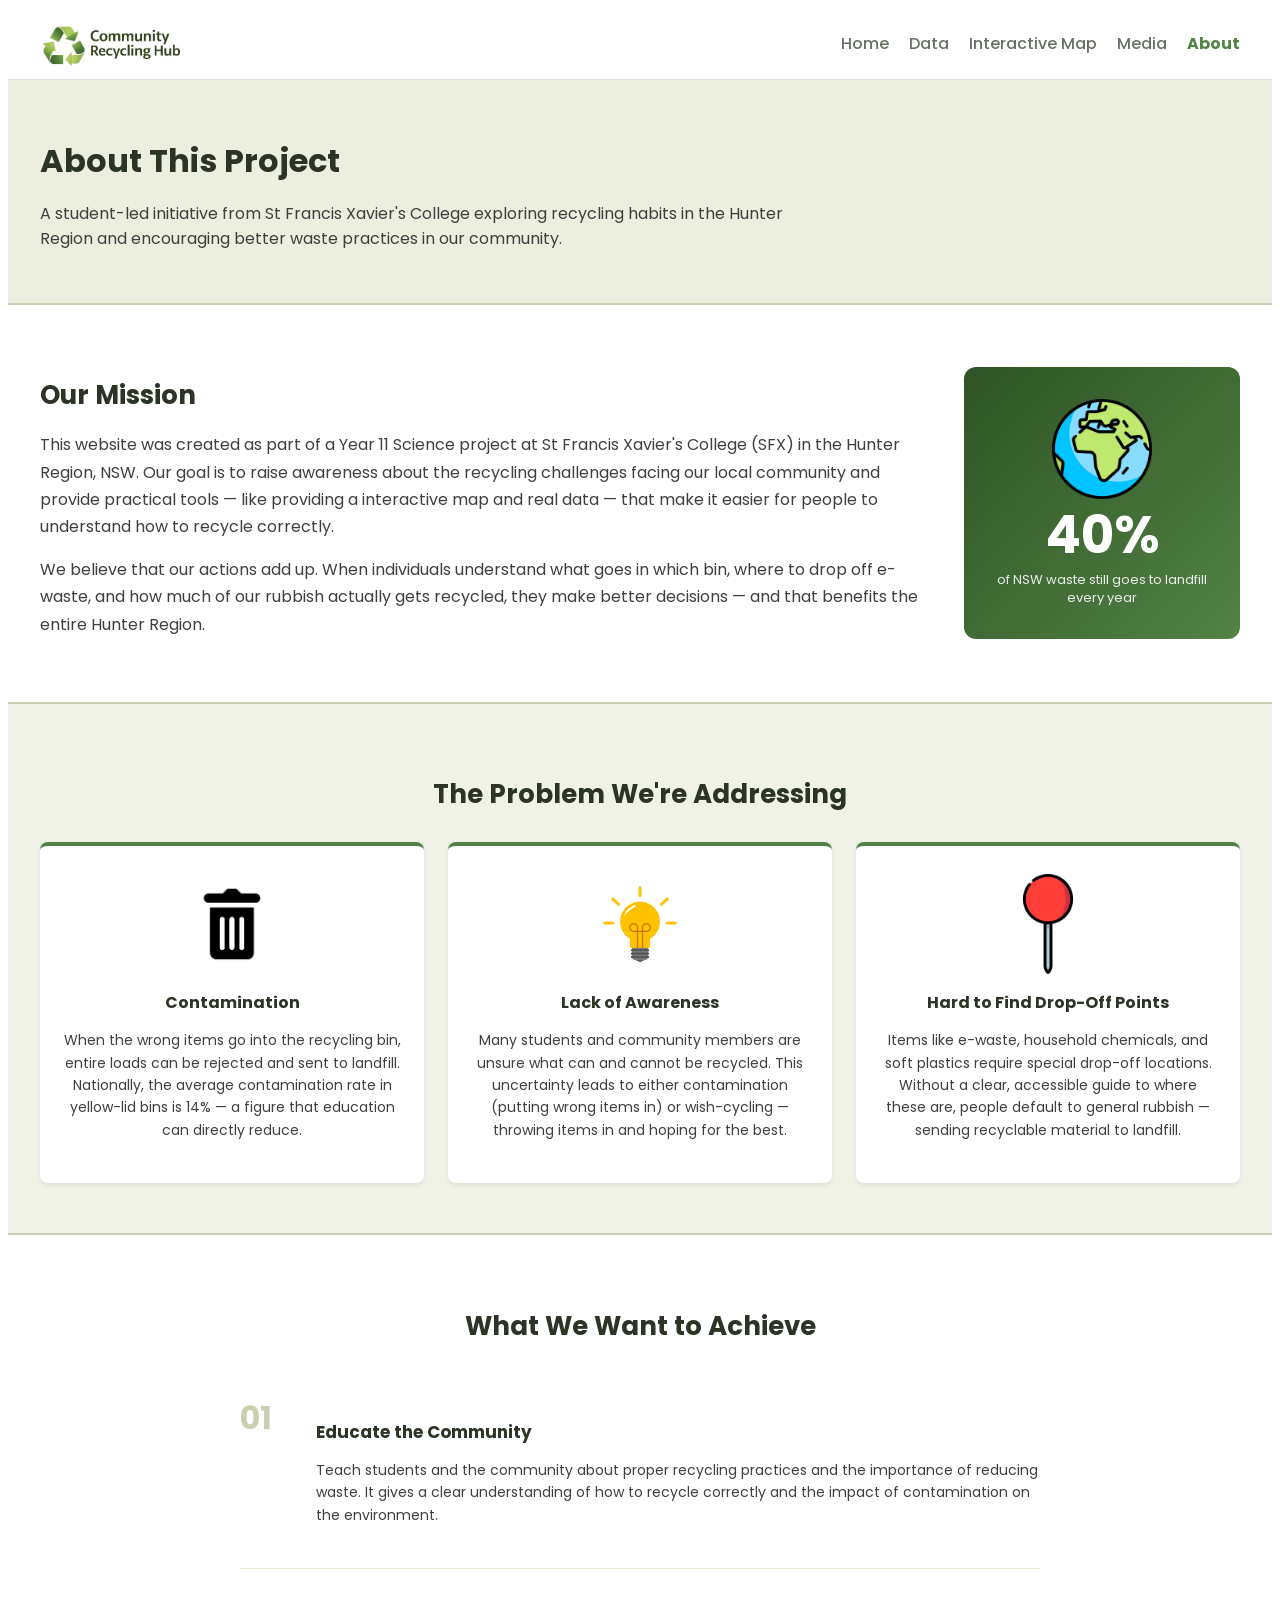
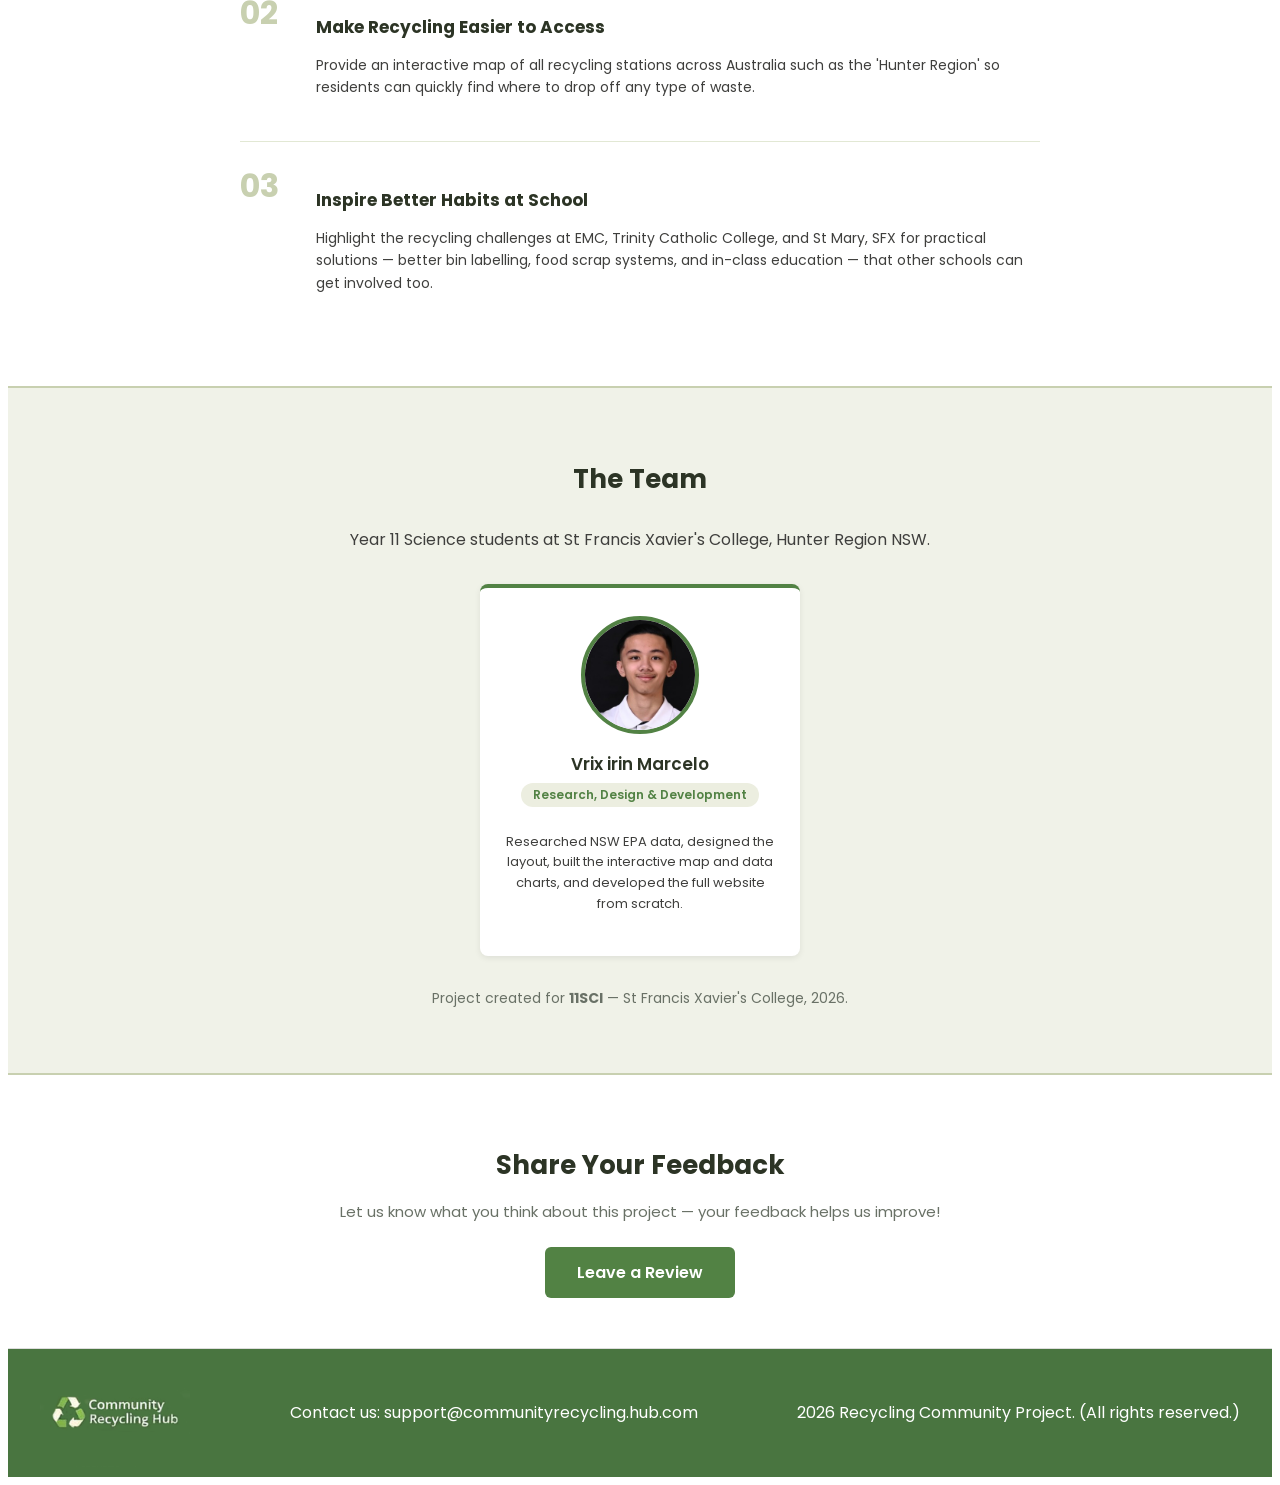
<file: about.html>
<html>
    <head>
        <title>About – Community Recycling | Hunter Region</title>
        <link rel="preconnect" href="https://fonts.googleapis.com">
        <link rel="preconnect" href="https://fonts.gstatic.com" crossorigin>
        <link href="https://fonts.googleapis.com/css2?family=Poppins:wght@400;500;600;700&display=swap" rel="stylesheet">
        <link rel="stylesheet" href="css/style.css">
    </head>
    <body>

        <header>
            <div class="container">
                <nav>
                    <div class="wrap-logo">
                        <img src="Images/logo.jpg" alt="logo" class="header-logo">
                    </div>
                    <div class="wrap-navigation">
                        <ul>
                            <li><a href="index.html">Home</a></li>
                            <li><a href="Data.html">Data</a></li>
                            <li><a href="map.html">Interactive Map</a></li>
                            <li><a href="media.html">Media</a></li>
                            <li><a href="about.html" class="nav-active">About</a></li>
                        </ul>
                    </div>
                </nav>
            </div>
        </header>

        <!-- Page Banner -->
        <div class="map-page-banner">
            <div class="container">
                <h1 class="main-text-color">About This Project</h1>
                <p class="main-p-color">
                    A student-led initiative from St Francis Xavier's College exploring recycling habits
                    in the Hunter Region and encouraging better waste practices in our community.
                </p>
            </div>
        </div>

        <!-- Mission Section -->
        <div class="about-section">
            <div class="container">
                <div class="about-mission-grid">
                    <div class="about-mission-text">
                        <h2 class="main-text-color">Our Mission</h2>
                        <p class="main-p-color">
                            This website was created as part of a Year 11 Science project at St Francis Xavier's College (SFX)
                            in the Hunter Region, NSW. Our goal is to raise awareness about the recycling challenges
                            facing our local community and provide practical tools — like providing a interactive map and
                            real data — that make it easier for people to understand how to recycle correctly.
                        </p>
                        <p class="main-p-color">
                            We believe that our actions add up. When individuals understand what goes
                            in which bin, where to drop off e-waste, and how much of our rubbish actually gets
                            recycled, they make better decisions — and that benefits the entire Hunter Region.
                        </p>
                    </div>
                    <div class="about-mission-stat">
                        <div class="mission-stat-card">
                            <div class="mission-icon"><img src="Images/Globe_Logo.png" alt="Globe Icon" class="mission-icon-img"></div>
                            <div class="mission-big">40%</div>
                            <div class="mission-label">of NSW waste still goes to landfill every year</div>
                        </div>
                    </div>
                </div>
            </div>
        </div>

        <!-- The Problem Section -->
        <div class="about-problem-section">
            <div class="container">
                <h2 class="main-text-color section-heading">The Problem We're Addressing</h2>
                <div class="about-problem-cards">

                    <div class="about-problem-card">
                        <div class="problem-icon"><img src="Images/Trash_Bin_Logo.png" alt="Trash Icon" class="problem-icon-img"></div>
                        <h3>Contamination</h3>
                        <p>When the wrong items go into the recycling bin, entire loads can be rejected and
                           sent to landfill. Nationally, the average contamination rate in yellow-lid bins
                           is 14% — a figure that education can directly reduce.</p>
                    </div>

                    <div class="about-problem-card">
                        <div class="problem-icon"><img src="Images/Light_Bulb.png" alt="Light Bulb Icon" class="problem-icon-img"></div>
                        <h3>Lack of Awareness</h3>
                        <p>Many students and community members are unsure what can and cannot be recycled.
                           This uncertainty leads to either contamination (putting wrong items in) or
                           wish-cycling — throwing items in and hoping for the best.</p>
                    </div>

                    <div class="about-problem-card">
                        <div class="problem-icon"><img src="Images/Map_Pin_Logo.png" alt="Map Pin Icon" class="problem-icon-img"></div>
                        <h3>Hard to Find Drop-Off Points</h3>
                        <p>Items like e-waste, household chemicals, and soft plastics require special
                           drop-off locations. Without a clear, accessible guide to where these are,
                           people default to general rubbish — sending recyclable material to landfill.</p>
                    </div>

                </div>
            </div>
        </div>

        <!-- Goals Section -->
        <div class="about-goals-section">
            <div class="container">
                <h2 class="main-text-color section-heading">What We Want to Achieve</h2>
                <div class="goals-list">
                    <div class="goal-item">
                        <div class="goal-number">01</div>
                        <div class="goal-text">
                            <h3>Educate the Community</h3>
                            <p>Teach students and the community about proper recycling practices and the importance of reducing waste. It gives
                                a clear understanding of how to recycle correctly and the impact of contamination on the environment. 
                            </p>
                            </p>
                        </div>
                    </div>
                    <div class="goal-item">
                        <div class="goal-number">02</div>
                        <div class="goal-text">
                            <h3>Make Recycling Easier to Access</h3>
                            <p>Provide an interactive map of all recycling stations across Australia such as the 'Hunter Region'
                               so residents can quickly find where to drop off any type of waste.</p>
                        </div>
                    </div>
                    <div class="goal-item">
                        <div class="goal-number">03</div>
                        <div class="goal-text">
                            <h3>Inspire Better Habits at School</h3>
                            <p>Highlight the recycling challenges at EMC, Trinity Catholic College, and St Mary, SFX for
                               practical solutions — better bin labelling, food scrap systems, and
                               in-class education — that other schools can get involved too.</p>
                        </div>
                    </div>
                </div>
            </div>
        </div>

        <!-- Team Section -->
        <div class="about-team-section">
            <div class="container">
                <h2 class="main-text-color section-heading">The Team</h2>
                <p class="main-p-color" style="text-align:center; margin-bottom: 32px;">
                    Year 11 Science students at St Francis Xavier's College, Hunter Region NSW.
                </p>
                <div class="team-cards team-cards-single">

                    <div class="team-card">
                        <div class="team-avatar">
                            <img src="Images/me.jpg" alt="Vrix irin Marcelo">
                        </div>
                        <h3>Vrix irin Marcelo</h3>
                        <span class="team-role">Research, Design &amp; Development</span>
                        <p>Researched NSW EPA data, designed the layout, built the interactive
                           map and data charts, and developed the full website from scratch.</p>
                    </div>

                </div>
                <p class="about-teacher-note">
                    Project created for <strong>11SCI</strong> — St Francis Xavier's College, 2026.
                </p>
            </div>
        </div>

        <!-- Feedback Section -->
        <div class="about-feedback-section">
            <div class="container">
                <h2 class="main-text-color">Share Your Feedback</h2>
                <p>Let us know what you think about this project — your feedback helps us improve!</p>
                <button class="feedback-open-btn" id="openFeedback">Leave a Review</button>
            </div>
        </div>

        <!-- Feedback Modal -->
        <div class="feedback-overlay" id="feedbackOverlay">
            <div class="feedback-modal" role="dialog" aria-modal="true" aria-labelledby="feedbackTitle">
                <button class="feedback-close" id="closeFeedback" aria-label="Close">&times;</button>

                <div id="feedbackForm">
                    <h3 id="feedbackTitle">Rate This Website</h3>
                    <p class="feedback-sub">How would you rate your experience?</p>

                    <!-- Star Rating -->
                    <div class="star-rating" id="starRating">
                        <input type="radio" name="rating" id="star5" value="5">
                        <label for="star5" title="5 stars">&#9733;</label>
                        <input type="radio" name="rating" id="star4" value="4">
                        <label for="star4" title="4 stars">&#9733;</label>
                        <input type="radio" name="rating" id="star3" value="3">
                        <label for="star3" title="3 stars">&#9733;</label>
                        <input type="radio" name="rating" id="star2" value="2">
                        <label for="star2" title="2 stars">&#9733;</label>
                        <input type="radio" name="rating" id="star1" value="1">
                        <label for="star1" title="1 star">&#9733;</label>
                    </div>
                    <p class="star-label-text" id="starLabelText">&nbsp;</p>

                    <button class="feedback-submit-btn" id="submitFeedback">Submit Feedback</button>
                </div>

                <!-- Success Message -->
                <div class="feedback-success" id="feedbackSuccess">
                    <div class="success-icon">&#10003;</div>
                    <h4>Thank You!</h4>
                    <p>Your feedback has been received. We really appreciate you taking the time to share your thoughts!</p>
                </div>
            </div>
        </div>

        <script>
            const overlay     = document.getElementById('feedbackOverlay');
            const openBtn     = document.getElementById('openFeedback');
            const closeBtn    = document.getElementById('closeFeedback');
            const submitBtn   = document.getElementById('submitFeedback');
            const formEl      = document.getElementById('feedbackForm');
            const successEl   = document.getElementById('feedbackSuccess');
            const starLabels  = document.getElementById('starLabelText');
            const starTexts   = ['', 'Poor', 'Fair', 'Good', 'Great', 'Excellent!'];

            openBtn.addEventListener('click', () => {
                overlay.classList.add('active');
                document.body.style.overflow = 'hidden';
            });

            function closeModal() {
                overlay.classList.remove('active');
                document.body.style.overflow = '';
            }

            closeBtn.addEventListener('click', closeModal);
            overlay.addEventListener('click', (e) => { if (e.target === overlay) closeModal(); });
            document.addEventListener('keydown', (e) => { if (e.key === 'Escape') closeModal(); });

            document.querySelectorAll('.star-rating input').forEach(input => {
                input.addEventListener('change', () => {
                    starLabels.textContent = starTexts[input.value] || '';
                });
            });

            submitBtn.addEventListener('click', () => {
                const selected = document.querySelector('.star-rating input:checked');
                if (!selected) {
                    starLabels.style.color = '#c0392b';
                    starLabels.textContent = 'Please select a star rating.';
                    return;
                }
                formEl.style.display = 'none';
                successEl.style.display = 'block';
                setTimeout(closeModal, 3000);
            });

            overlay.addEventListener('transitionend', () => {
                if (!overlay.classList.contains('active')) {
                    formEl.style.display = '';
                    successEl.style.display = 'none';
                    document.querySelectorAll('.star-rating input').forEach(i => i.checked = false);
                    document.getElementById('feedbackComment').value = '';
                    starLabels.textContent = ' ';
                    starLabels.style.color = '';
                }
            });
        </script>

        <footer>
            <div class="container footer-flex">
                <div>
                    <img src="Images/Green_Recycling_Logo.png" alt="logo" class="header-logo">
                </div>
                <p style="color: white;">Contact us: support@communityrecycling.hub.com</p>
                <p style="color: white;">2026 Recycling Community Project. (All rights reserved.)</p>
            </div>
        </footer>

    </body>
</html>
</file>
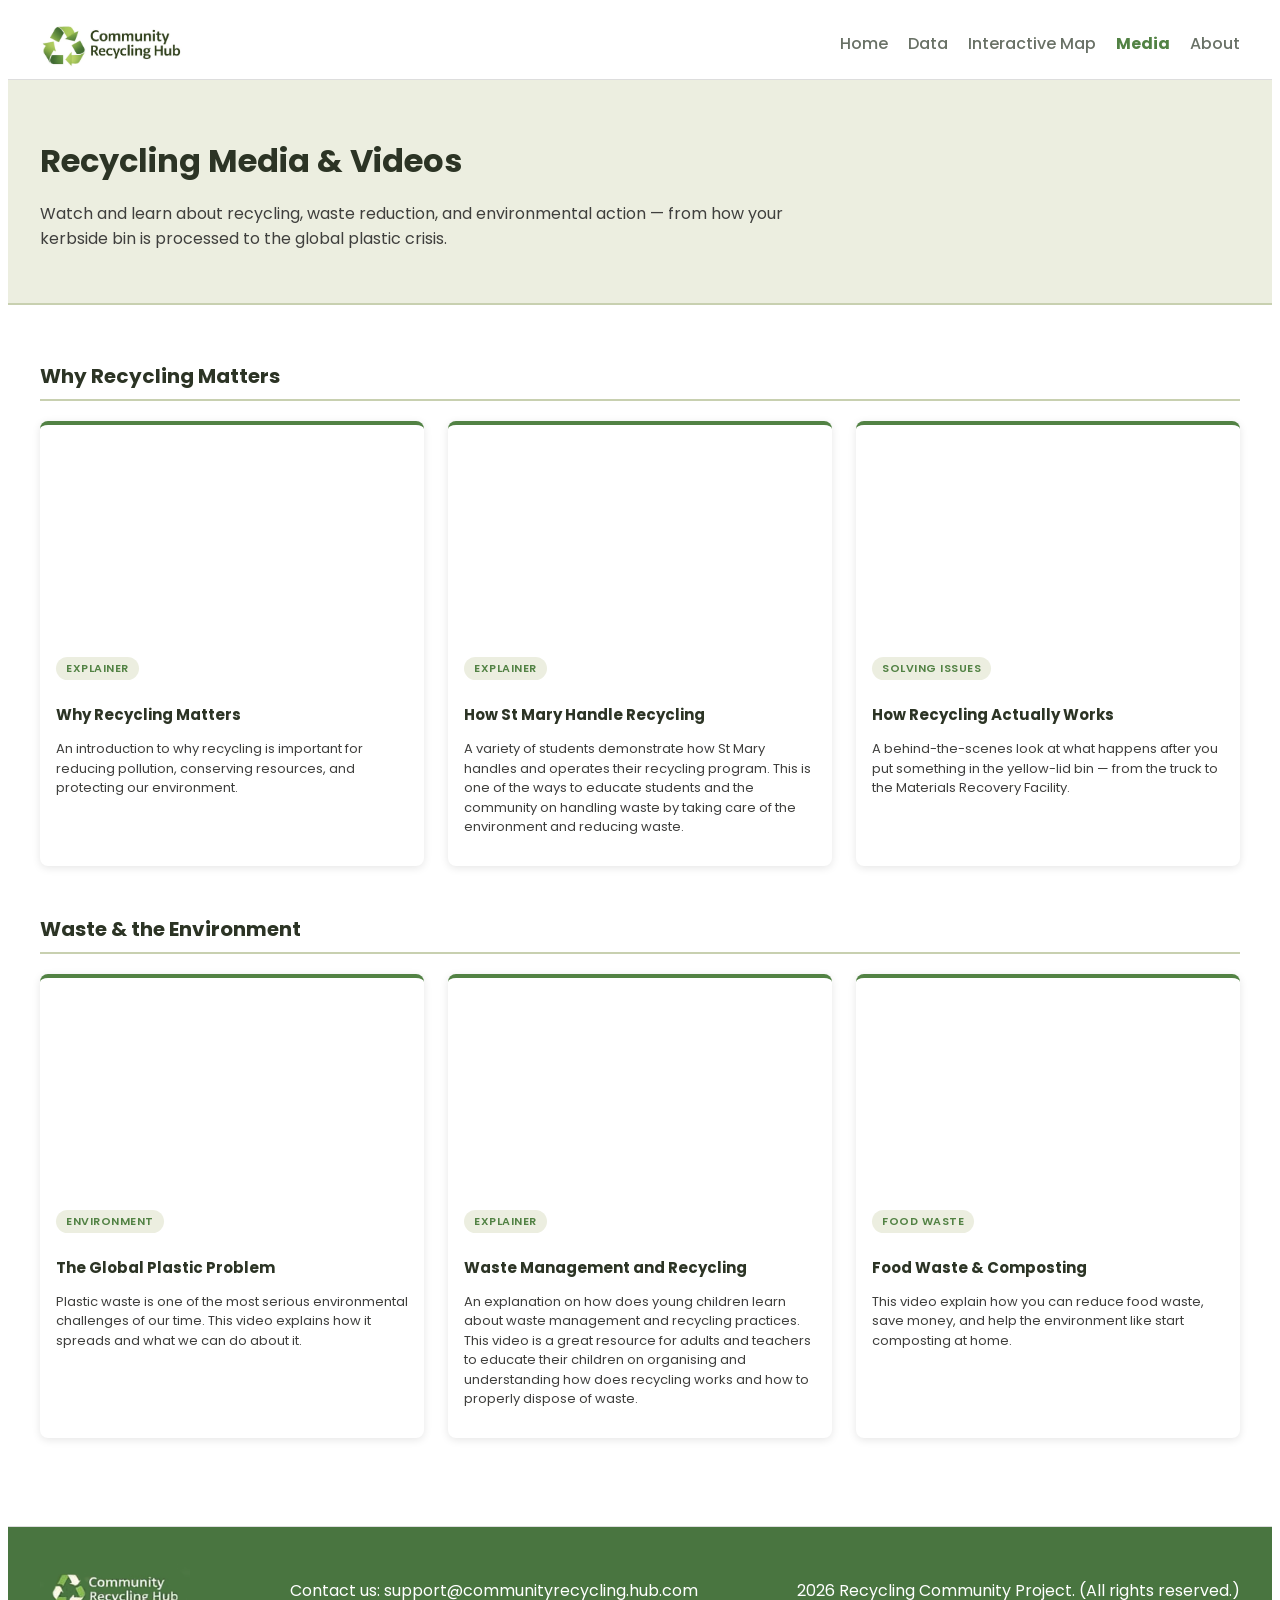
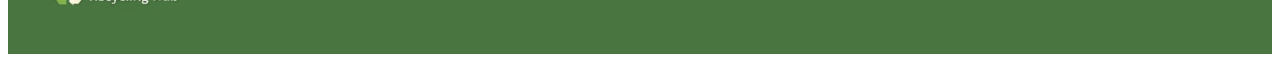
<file: media.html>
<html>
    <head>
        <title>Media – Recycling Videos | Hunter Region</title>
        <link rel="preconnect" href="https://fonts.googleapis.com">
        <link rel="preconnect" href="https://fonts.gstatic.com" crossorigin>
        <link href="https://fonts.googleapis.com/css2?family=Poppins:wght@400;500;600;700&display=swap" rel="stylesheet">
        <link rel="stylesheet" href="css/style.css">
    </head>
    <body>

        <header>
            <div class="container">
                <nav>
                    <div class="wrap-logo">
                        <img src="Images/logo.jpg" alt="logo" class="header-logo">
                    </div>
                    <div class="wrap-navigation">
                        <ul>
                            <li><a href="index.html">Home</a></li>
                            <li><a href="Data.html">Data</a></li>
                            <li><a href="map.html">Interactive Map</a></li>
                            <li><a href="media.html" class="nav-active">Media</a></li>
                            <li><a href="about.html">About</a></li>
                        </ul>
                    </div>
                </nav>
            </div>
        </header>

        <!-- Page Banner -->
        <div class="map-page-banner">
            <div class="container">
                <h1 class="main-text-color">Recycling Media &amp; Videos</h1>
                <p class="main-p-color">
                    Watch and learn about recycling, waste reduction, and environmental action —
                    from how your kerbside bin is processed to the global plastic crisis.
                </p>
            </div>
        </div>

        <!-- Video Grid -->
        <div class="media-section">
            <div class="container">

                <h2 class="main-text-color media-section-title">Why Recycling Matters</h2>
                <div class="video-grid">

                    <div class="video-card">
                        <div class="video-embed">
                            <iframe src="https://www.youtube.com/embed/xpAnLXc_bIU"
                                title="Why Recycling Matters"
                                frameborder="0"
                                allow="accelerometer; autoplay; clipboard-write; encrypted-media; gyroscope; picture-in-picture"
                                allowfullscreen></iframe>
                        </div>
                        <div class="video-info">
                            <span class="video-tag">Explainer</span>
                            <h3>Why Recycling Matters</h3>
                            <p>An introduction to why recycling is important for reducing pollution,
                               conserving resources, and protecting our environment.</p>
                        </div>
                    </div>

                    <div class="video-card">
                        <div class="video-embed">
                            <iframe src="https://www.youtube.com/embed/6E70iX6NQRg?si=EqIG4rX8C41ai8zM"
                                title="How St Mary Handle Recycling"
                                frameborder="0"
                                allow="accelerometer; autoplay; clipboard-write; encrypted-media; gyroscope; picture-in-picture"
                                allowfullscreen></iframe>
                        </div>
                        <div class="video-info">
                            <span class="video-tag">Explainer</span>
                            <h3>How St Mary Handle Recycling</h3>
                            <p>A variety of students demonstrate how St Mary handles and operates their recycling program. This is one of the ways to
                                educate students and the community on handling waste by taking care of the environment and reducing waste. </p>
                            </p>
                        </div>
                    </div>

                    <div class="video-card">
                        <div class="video-embed">
                            <iframe src="https://www.youtube.com/embed/YS_P_IZCNxI?si=zp42bm4cLEbxBAxJ"
                                title="How Recycling Actually Works"
                                frameborder="0"
                                allow="accelerometer; autoplay; clipboard-write; encrypted-media; gyroscope; picture-in-picture"
                                allowfullscreen></iframe>
                        </div>
                        <div class="video-info">
                            <span class="video-tag">Solving Issues</span>
                            <h3>How Recycling Actually Works</h3>
                            <p>A behind-the-scenes look at what happens after you put something in the
                               yellow-lid bin — from the truck to the Materials Recovery Facility.</p>
                        </div>
                    </div>

                </div>

                <h2 class="main-text-color media-section-title">Waste &amp; the Environment</h2>
                <div class="video-grid">

                    <div class="video-card">
                        <div class="video-embed">
                            <iframe src="https://www.youtube.com/embed/RS7IzU2VJIQ"
                                title="The Global Plastic Problem"
                                frameborder="0"
                                allow="accelerometer; autoplay; clipboard-write; encrypted-media; gyroscope; picture-in-picture"
                                allowfullscreen></iframe>
                        </div>
                        <div class="video-info">
                            <span class="video-tag">Environment</span>
                            <h3>The Global Plastic Problem</h3>
                            <p>Plastic waste is one of the most serious environmental challenges of our
                               time. This video explains how it spreads and what we can do about it.</p>
                        </div>
                    </div>

                    <div class="video-card">
                        <div class="video-embed">
                            <iframe src="https://www.youtube.com/embed/Apop_C0-jYY?si=BaIJrAWF5WHgUB9g"
                                title="E-Waste: The World's Fastest Growing Waste"
                                frameborder="0"
                                allow="accelerometer; autoplay; clipboard-write; encrypted-media; gyroscope; picture-in-picture"
                                allowfullscreen></iframe>
                        </div>
                        <div class="video-info">
                            <span class="video-tag">Explainer</span>
                            <h3>Waste Management and Recycling</h3>
                            <p>An explanation on how does young children learn about waste management and recycling practices.
                                 This video is a great resource for adults and teachers to educate their children on organising
                                 and understanding how does recycling works and how to properly dispose of waste. </p>
                            </p>
                        </div>
                    </div>

                    <div class="video-card">
                        <div class="video-embed">
                            <iframe src="https://www.youtube.com/embed/RL_NYVxe8uY?si=EyTHNmvzEVloMrJe"
                                title="Food Waste and Composting"
                                frameborder="0"
                                allow="accelerometer; autoplay; clipboard-write; encrypted-media; gyroscope; picture-in-picture"
                                allowfullscreen></iframe>
                        </div>
                        <div class="video-info">
                            <span class="video-tag">Food Waste</span>
                            <h3>Food Waste &amp; Composting</h3>
                            <p>This video explain how you can reduce food waste, save money, and help the environment like start composting at home.</p>
                        </div>
                    </div>

                </div>
            </div>
        </div>

        <footer>
            <div class="container footer-flex">
                <div>
                    <img src="Images/Green_Recycling_Logo.png" alt="logo" class="header-logo">
                </div>
                <p style="color: white;">Contact us: support@communityrecycling.hub.com</p>
                <p style="color: white;">2026 Recycling Community Project. (All rights reserved.)</p>
            </div>
        </footer>

    </body>
</html>
</file>
<file: css/style.css>
* {
    font-family: 'Poppins', sans-serif;
}

.main-text-color {
  color:#2c3425;
}

.main-p-color {
    color: #3f3f3d;
}

.main-p-footer-color {
    color: rgba(88, 125, 73);
}

.container {
    width: 100%;
    max-width: 1200px;
    margin: 0 auto;
}

.container-2 {
    width: 100%;
    max-width: 1200px
    
}


header {
    padding: 0 20px;
    border-bottom: 1px solid #ddd;
}

nav {
    display: flex;
    justify-content: space-between;
    align-items: center;
}

.wrap-navigation {
    display: flex;
    gap: 20px;
}

.wrap-navigation ul {
    list-style: none;
    display: flex;
    gap: 20px;
}

.wrap-navigation ul li {
    position: relative;
    display: flex;
    align-items: center;

}

.wrap-navigation ul li a {
    text-decoration: none;
    color: #697166;
    font-weight: 500;
    transition: all 0.3s ease;
}

.wrap-navigation ul li a:hover {
    color: #000;
    transform: scale(1.05);
}

.wrap-logo{
    padding: 10px 0px;
}

.header-logo {
    max-width: 150px;
}


/*--- banner style ----*/

.wrap-banner {
    min-height: 350px;
    padding: 40px 20px;
    position: relative;
    display: flex;
    align-items: center;
}

.wrap-banner::before {
    content: '';
    position: absolute;
    top: 0;
    left: 0;
    right: 0;
    bottom: 0;
    background-image: url('../images/bg-banner.jpg');
    background-size: cover;
    background-position: center;
    background-repeat: no-repeat;
    opacity: 0.3; 
    z-index: -1; 
}

.wrap-banner .column-1 {
    width: 50%;
    margin-right:10px;
}

.wrap-banner .column-2{
    width: 50%;
    background:#eee;
    margin-left:10px;
   box-shadow: 0 2px 4px rgba(0, 0, 0, 0.1);
}

.wrap-video {
    background: #fff;
    position: relative;
    padding-top: 56.25%; /* 16:9 ratio */
}

.responsive-iframe {
    position: absolute;
    top: 0;
    left: 0;
    width: 100%;
    height: 100%;
}

.row_image {
    margin-bottom: 10px;
}

.wrap-description {
    padding: 10px;
}

/*---content-2-style---*/

.wrap-content-2 {
    background-color: #f0f2e8;
    border-top: 2px solid #c8d0b0;
    padding-bottom: 20px;
}

.wrap-content-2 .inner-container {
    display: grid;
    grid-template-columns: repeat(3, 1fr);
    grid-template-rows: auto 1fr;
    column-gap: 20px;
    row-gap: 0;
    padding: 20px 0;
}

.wrap-content-2 .inner-container .content-box {
    display: grid;
    grid-template-rows: subgrid;
    grid-row: span 2;
    background: #fff;
    border-radius: 8px;
    border-top: 4px solid #528244;
    box-shadow: 0 2px 8px rgba(0, 0, 0, 0.1);
    overflow: hidden;
}

.content-box-2 {
    
    box-shadow: 0 2px 2px rgba(0, 0, 0, 0.1);
    
}

.outer-content-box {
    margin: auto;
    text-align: center;
    padding-top: 1%;
    padding-left: 15%;
    padding-right: 15%;
}

.box-label {
    padding: 20px 20px 16px;
    background-color: #fff;
}

.box-label-2 {
    padding: 10px;
    background-color: #eceee0;
    min-height:75%;
}


.box-label h2 {
    font-size:28px;
}

.box-image img {
    width: 100%;
    height: 180px;
    object-fit: cover;
}

.box-stat {
    width: 100%;
    height: 180px;
    display: flex;
    flex-direction: column;
    align-items: center;
    justify-content: center;
    gap: 10px;
    padding: 20px;
    box-sizing: border-box;
}

.stat-big {
    font-size: 64px;
    font-weight: 700;
    color: #fff;
    line-height: 1;
}

.stat-sub {
    font-size: 14px;
    color: rgba(255,255,255,0.9);
    text-align: center;
    line-height: 1.4;
    max-width: 180px;
}

.stat-green { background: linear-gradient(135deg, #2e5425, #528244); }
.stat-teal  { background: linear-gradient(135deg, #1f5c47, #2e8c6a); }
.stat-sage  { background: linear-gradient(135deg, #4a7228, #76aa3a); }

.box-inner-content {
    min-height: 250px;
    display: flex;
    flex-direction: column;
    justify-content: space-between;
}

.text-space-style {
display: flex;
justify-content: space-around;
max-width: 800px;
}


.text-space-style-2 {
display: flex;
gap: 15px;
margin-bottom: 40px;
}
.text-space-style div {
    width: 40%;
}

/*---button style---*/

.box-btn {
    padding: 16px 20px;
}

.box-btn-2 {
    padding: 15px;
    margin: -25px;
}

.box-btn-3 {
    padding: 15px;
    margin: -25px;
}

.box-btn button {
    background-color: #528244;
    color: #fff; 
    border: none; 
    padding: 10px 20px; 
    font-size: 16px; 
    font-weight: 500; 
    border-radius: 5px; 
    cursor: pointer; 
    transition: background-color 0.3s ease; 
    width: 100%;
}

.box-btn-2 button {
    background-color: #528244;
    color: #fff; 
    border: none; 
    padding: 10px 20px; 
    font-size: 16px; 
    font-weight: 500; 
    border-radius: 5px; 
    cursor: pointer; 
    transition: background-color 0.3s ease; 
    width: 100%;
    
}

.box-btn-3 button {
    background-color: #528244;
    color: #fff; 
    border: none; 
    padding: 10px 20px; 
    font-size: 16px; 
    font-weight: 500; 
    border-radius: 5px; 
    cursor: pointer; 
    transition: background-color 0.3s ease; 
    width: 100%;
}

div.box-btn-3, div.box-btn-2, div.box-btn-1 {
    margin: auto;
    margin-top: -70px;
    text-align: center;
}
.box-btn button:hover {
    background-color: #76c776; 
}


/*--- data page ---*/

.data-stat-bar {
    background-color: #528244;
    padding: 24px 20px;
}

.data-stat-cards {
    display: flex;
    gap: 20px;
    justify-content: space-between;
}

.stat-card {
    flex: 1;
    text-align: center;
    color: #fff;
}

.stat-number {
    font-size: 36px;
    font-weight: 700;
    line-height: 1.1;
}

.stat-label {
    font-size: 13px;
    opacity: 0.9;
    margin-top: 6px;
    line-height: 1.4;
}

.data-charts-section {
    display: flex;
    gap: 30px;
    padding: 40px 20px;
    align-items: flex-start;
}

.data-chart-block {
    flex: 1;
    background: #ffffff;
    border-radius: 5px;
    padding: 24px;
    box-shadow: 0 2px 8px rgba(0,0,0,0.1);
    border-top: 4px solid #528244;  
}

.chart-title {
    font-size: 18px;
    margin-bottom: 8px;
}

.chart-subtitle {
    font-size: 13px;
    line-height: 1.5;
    margin-bottom: 18px;
}

.chart-canvas-wrap {
    position: relative;
    height: 280px;
}

.chart-canvas-wrap canvas {
    max-height: 280px;
}

.chart-source {
    font-size: 11px;
    color: #888;
    margin-top: 12px;
    font-style: italic;
}

.data-analysis-section {
    background-color: #f0f2e8;
    padding: 40px 20px;
    border-top: 2px solid #c8d0b0;
}

.analysis-grid {
    display: flex;
    flex-wrap: wrap;
    gap: 20px;
}

.analysis-card {
    flex: 1 1 calc(50% - 10px);
    background: #fff;
    border-radius: 8px;
    padding: 22px 20px;
    box-shadow: 0 2px 6px rgba(0,0,0,0.08);
    border-left: 4px solid #528244;
}

.analysis-card h3 {
    font-size: 16px;
    color: #2c3425;
    margin-bottom: 10px;
}

.analysis-card p {
    font-size: 14px;
    color: #3f3f3d;
    line-height: 1.65;
}

.data-recovery-section {
    padding: 40px 20px;
    background: #fff;
    border-top: 2px solid #c8d0b0;
}

.recovery-bars {
    max-width: 750px;
    margin: 0 auto;
    display: flex;
    flex-direction: column;
    gap: 14px;
}

.recovery-row {
    display: flex;
    align-items: center;
    gap: 12px;
}

.recovery-label {
    width: 180px;
    flex-shrink: 0;
    font-size: 14px;
    color: #2c3425;
    font-weight: 500;
    text-align: right;
}

.recovery-bar-track {
    flex: 1;
    background: #e8edd8;
    border-radius: 4px;
    height: 28px;
    overflow: hidden;
}

.recovery-bar-fill {
    height: 100%;
    background-color: #528244;
    border-radius: 4px;
    width: 0;
    transition: width 1s ease;
    display: flex;
    align-items: center;
    justify-content: flex-end;
}

.recovery-bar-fill.animated {
    /* width set by JS */
}

.recovery-pct {
    color: #fff;
    font-size: 13px;
    font-weight: 600;
    padding-right: 8px;
    white-space: nowrap;
}

/*--- active nav link ---*/

.nav-active {
    color: #528244 !important;
    font-weight: 700 !important;
}

/*--- map page banner ---*/

.map-page-banner {
    background-color: #eceee0;
    padding: 35px 20px;
    border-bottom: 2px solid #c8d0b0;
}

.map-page-banner h1 {
    margin-bottom: 10px;
    font-size: 32px;
}

.map-page-banner p {
    max-width: 780px;
    line-height: 1.6;
}

/*--- map layout (sidebar + map) ---*/

.map-layout {
    display: flex;
    gap: 24px;
    padding: 30px 20px;
    align-items: flex-start;
}

.map-sidebar {
    width: 280px;
    flex-shrink: 0;
    display: flex;
    flex-direction: column;
    gap: 20px;
}

.sidebar-section {
    background-color: #f7f8f2;
    border: 1px solid #d4dbc4;
    border-radius: 6px;
    padding: 16px;
}

.sidebar-section h2 {
    font-size: 17px;
    margin-bottom: 12px;
    border-bottom: 2px solid #c8d0b0;
    padding-bottom: 6px;
}

.legend-item {
    display: flex;
    align-items: center;
    gap: 10px;
    margin-bottom: 8px;
    font-size: 14px;
    color: #3f3f3d;
}

.legend-dot {
    width: 14px;
    height: 14px;
    border-radius: 50%;
    flex-shrink: 0;
    border: 2px solid rgba(0,0,0,0.2);
}

.dot-green  { background-color: #528244; }
.dot-blue   { background-color: #2e7ab5; }
.dot-orange { background-color: #d9780a; }

.sidebar-list {
    list-style: none;
    padding: 0;
    margin: 0;
    font-size: 14px;
    color: #3f3f3d;
}

.sidebar-list li {
    padding: 4px 0;
    border-bottom: 1px solid #e2e8d4;
}

.sidebar-list li::before {
    content: '✓ ';
    color: #528244;
    font-weight: 700;
}

.sidebar-list li:last-child {
    border-bottom: none;
}

/*--- leaflet map ---*/

.map-wrapper {
    flex: 1;
    min-width: 0;
}

#recycling-map {
    width: 100%;
    height: 520px;
    border-radius: 8px;
    border: 1px solid #c8d0b0;
    box-shadow: 0 2px 8px rgba(0,0,0,0.12);
}

/*--- custom map pins ---*/

.map-pin {
    width: 20px;
    height: 20px;
    border-radius: 50%;
    border: 3px solid rgba(255,255,255,0.9);
    box-shadow: 0 2px 5px rgba(0,0,0,0.4);
}

.pin-green  { background-color: #528244; }
.pin-blue   { background-color: #2e7ab5; }
.pin-orange { background-color: #d9780a; }

/*--- popup styles ---*/

.map-popup h3 {
    font-size: 15px;
    color: #2c3425;
    margin-bottom: 6px;
}

.map-popup p {
    font-size: 13px;
    color: #3f3f3d;
    margin: 4px 0;
    line-height: 1.4;
}

.popup-tag {
    display: inline-block;
    font-size: 11px;
    font-weight: 600;
    padding: 2px 8px;
    border-radius: 12px;
    color: #fff;
    margin-bottom: 8px;
}

.tag-green  { background-color: #528244; }
.tag-blue   { background-color: #2e7ab5; }
.tag-orange { background-color: #d9780a; }

/*--- info cards section ---*/

.map-info-section {
    background-color: #f0f2e8;
    padding: 40px 20px;
    border-top: 2px solid #c8d0b0;
}

.section-heading {
    text-align: center;
    font-size: 26px;
    margin-bottom: 28px;
}

.map-info-cards {
    display: flex;
    gap: 20px;
}

.map-info-card {
    flex: 1;
    background: #fff;
    border-radius: 8px;
    padding: 22px 18px;
    box-shadow: 0 2px 6px rgba(0,0,0,0.1);
    border-top: 4px solid #528244;
}

.map-info-icon {
    font-size: 30px;
    margin-bottom: 10px;
}

.map-info-card h3 {
    font-size: 16px;
    color: #2c3425;
    margin-bottom: 10px;
}

.map-info-card p {
    font-size: 14px;
    color: #3f3f3d;
    line-height: 1.6;
}

/*--- media page ---*/

.media-section {
    padding: 40px 20px;
}

.media-section-title {
    font-size: 20px;
    margin-bottom: 20px;
    padding-bottom: 8px;
    border-bottom: 2px solid #c8d0b0;
}

.video-grid {
    display: grid;
    grid-template-columns: repeat(3, 1fr);
    gap: 24px;
    margin-bottom: 48px;
}

.video-card {
    background: #fff;
    border-radius: 8px;
    border-top: 4px solid #528244;
    box-shadow: 0 2px 8px rgba(0,0,0,0.1);
    overflow: hidden;
}

.video-embed {
    position: relative;
    padding-top: 56.25%;
}

.video-embed iframe {
    position: absolute;
    top: 0;
    left: 0;
    width: 100%;
    height: 100%;
}

.video-info {
    padding: 16px;
}

.video-tag {
    display: inline-block;
    background-color: #eceee0;
    color: #528244;
    font-size: 11px;
    font-weight: 600;
    padding: 3px 10px;
    border-radius: 12px;
    margin-bottom: 8px;
    text-transform: uppercase;
    letter-spacing: 0.5px;
}

.video-info h3 {
    font-size: 15px;
    color: #2c3425;
    margin-bottom: 6px;
}

.video-info p {
    font-size: 13px;
    color: #3f3f3d;
    line-height: 1.5;
}

/*--- about page ---*/

.about-section {
    padding: 50px 20px;
}

.about-mission-grid {
    display: flex;
    gap: 40px;
    align-items: center;
}

.about-mission-text {
    flex: 1;
}

.about-mission-text h2 {
    font-size: 26px;
    margin-bottom: 16px;
}

.about-mission-text p {
    line-height: 1.7;
    margin-bottom: 14px;
}

.about-mission-stat {
    flex-shrink: 0;
}

.mission-stat-card {
    background: linear-gradient(135deg, #2e5425, #528244);
    border-radius: 12px;
    padding: 32px 28px;
    text-align: center;
    width: 220px;
}

.mission-icon {
    font-size: 36px;
    margin-bottom: 10px;
    width: 100px;
    display: block;
    margin-left: auto;
    margin-right: auto;
}

.mission-icon-img {
    width: 100%;
    height: auto;
}

.mission-big {
    font-size: 52px;
    font-weight: 700;
    color: #fff;
    line-height: 1;
    margin-bottom: 10px;
}

.mission-label {
    font-size: 13px;
    color: rgba(255,255,255,0.9);
    line-height: 1.4;
}

.about-problem-section {
    background-color: #f0f2e8;
    border-top: 2px solid #c8d0b0;
    border-bottom: 2px solid #c8d0b0;
    padding: 50px 20px;
}

.about-problem-cards {
    display: grid;
    grid-template-columns: repeat(3, 1fr);
    gap: 24px;
}

.about-problem-card {
    background: #fff;
    border-radius: 8px;
    padding: 28px 22px;
    box-shadow: 0 2px 6px rgba(0,0,0,0.08);
    border-top: 4px solid #528244;
    text-align: center;
}

.problem-icon {
    font-size: 36px;
    margin-bottom: 12px;
        width: 100px;
        display: block;
        margin-left: auto;
        margin-right: auto;
}

.problem-icon-img {
    width: 100%;
    height: auto;
}

.about-problem-card h3 {
    font-size: 16px;
    color: #2c3425;
    margin-bottom: 10px;
}

.about-problem-card p {
    font-size: 14px;
    color: #3f3f3d;
    line-height: 1.6;
}

.about-goals-section {
    padding: 50px 20px;
}

.goals-list {
    max-width: 800px;
    margin: 0 auto;
    display: flex;
    flex-direction: column;
    gap: 0;
}

.goal-item {
    display: flex;
    gap: 28px;
    align-items: flex-start;
    padding: 28px 0;
    border-bottom: 1px solid #e2e8d4;
}

.goal-item:last-child {
    border-bottom: none;
}

.goal-number {
    font-size: 32px;
    font-weight: 700;
    color: #c8d0b0;
    line-height: 1;
    flex-shrink: 0;
    width: 48px;
}

.goal-text h3 {
    font-size: 17px;
    color: #2c3425;
    margin-bottom: 6px;
}

.goal-text p {
    font-size: 14px;
    color: #3f3f3d;
    line-height: 1.6;
}

.about-team-section {
    background-color: #f0f2e8;
    border-top: 2px solid #c8d0b0;
    padding: 50px 20px;
}

.team-cards {
    display: grid;
    grid-template-columns: repeat(3, 1fr);
    gap: 24px;
    margin-bottom: 32px;
}

.team-cards-single {
    grid-template-columns: 320px;
    justify-content: center;
}

.team-card {
    background: #fff;
    border-radius: 8px;
    padding: 28px 22px;
    box-shadow: 0 2px 6px rgba(0,0,0,0.08);
    border-top: 4px solid #528244;
    text-align: center;
}

.team-avatar {
    width: 110px;
    height: 110px;
    border-radius: 50%;
    overflow: hidden;
    margin: 0 auto 16px;
    border: 4px solid #528244;
}

.team-avatar img {
    width: 100%;
    height: 100%;
    object-fit: cover;
}

.team-card h3 {
    font-size: 17px;
    color: #2c3425;
    margin-bottom: 6px;
    font-weight: 600;
}

.team-role {
    display: inline-block;
    background-color: #eceee0;
    color: #528244;
    font-size: 12px;
    font-weight: 600;
    padding: 3px 12px;
    border-radius: 12px;
    margin-bottom: 12px;
}

.team-card p {
    font-size: 13px;
    color: #3f3f3d;
    line-height: 1.6;
}

.about-teacher-note {
    text-align: center;
    font-size: 14px;
    color: #697166;
}

/*--- feedback section ---*/

.about-feedback-section {
    padding: 50px 20px;
    text-align: center;
    border-top: 2px solid #c8d0b0;
}

.about-feedback-section h2 {
    font-size: 26px;
    margin-bottom: 10px;
}

.about-feedback-section p {
    font-size: 15px;
    color: #697166;
    margin-bottom: 24px;
}

.feedback-open-btn {
    background-color: #528244;
    color: #fff;
    border: none;
    padding: 13px 32px;
    font-size: 16px;
    font-weight: 600;
    border-radius: 6px;
    cursor: pointer;
    font-family: 'Poppins', sans-serif;
    transition: background-color 0.3s ease;
}

.feedback-open-btn:hover {
    background-color: #2e5425;
}

/*--- feedback modal overlay ---*/

.feedback-overlay {
    display: none;
    position: fixed;
    inset: 0;
    background: rgba(44, 52, 37, 0.55);
    z-index: 1000;
    align-items: center;
    justify-content: center;
    padding: 20px;
}

.feedback-overlay.active {
    display: flex;
}

.feedback-modal {
    background: #fff;
    border-radius: 12px;
    padding: 40px 36px 36px;
    max-width: 480px;
    width: 100%;
    box-shadow: 0 12px 40px rgba(0,0,0,0.18);
    position: relative;
    border-top: 5px solid #528244;
    animation: modal-in 0.22s ease;
}

@keyframes modal-in {
    from { transform: translateY(18px); opacity: 0; }
    to   { transform: translateY(0);    opacity: 1; }
}

.feedback-close {
    position: absolute;
    top: 14px;
    right: 16px;
    background: none;
    border: none;
    font-size: 22px;
    color: #697166;
    cursor: pointer;
    line-height: 1;
    padding: 0;
    transition: color 0.2s;
}

.feedback-close:hover {
    color: #2c3425;
}

.feedback-modal h3 {
    font-size: 22px;
    color: #2c3425;
    margin-bottom: 6px;
}

.feedback-modal .feedback-sub {
    font-size: 14px;
    color: #697166;
    margin-bottom: 28px;
}

/*--- star rating ---*/

.star-rating {
    display: flex;
    flex-direction: row-reverse;
    justify-content: center;
    gap: 6px;
    margin-bottom: 8px;
}

.star-rating input {
    display: none;
}

.star-rating label {
    font-size: 38px;
    color: #d4dbc4;
    cursor: pointer;
    transition: color 0.15s, transform 0.15s;
    line-height: 1;
}

.star-rating label:hover,
.star-rating label:hover ~ label,
.star-rating input:checked ~ label {
    color: #f5a623;
}

.star-rating label:hover {
    transform: scale(1.15);
}

.star-label-text {
    font-size: 13px;
    color: #697166;
    margin-bottom: 22px;
    min-height: 18px;
}

/*--- comment box ---*/

.feedback-modal label.comment-label {
    display: block;
    font-size: 14px;
    font-weight: 600;
    color: #2c3425;
    margin-bottom: 8px;
    text-align: left;
}

.feedback-modal textarea {
    width: 100%;
    box-sizing: border-box;
    border: 1px solid #c8d0b0;
    border-radius: 6px;
    padding: 12px 14px;
    font-size: 14px;
    font-family: 'Poppins', sans-serif;
    color: #3f3f3d;
    resize: vertical;
    min-height: 110px;
    outline: none;
    transition: border-color 0.2s;
}

.feedback-modal textarea:focus {
    border-color: #528244;
}

.feedback-submit-btn {
    margin-top: 20px;
    width: 100%;
    background-color: #528244;
    color: #fff;
    border: none;
    padding: 13px;
    font-size: 15px;
    font-weight: 600;
    border-radius: 6px;
    cursor: pointer;
    font-family: 'Poppins', sans-serif;
    transition: background-color 0.3s ease;
}

.feedback-submit-btn:hover {
    background-color: #2e5425;
}

/*--- success state ---*/

.feedback-success {
    display: none;
    text-align: center;
    padding: 10px 0 4px;
}

.feedback-success .success-icon {
    font-size: 52px;
    margin-bottom: 12px;
}

.feedback-success h4 {
    font-size: 20px;
    color: #2c3425;
    margin-bottom: 8px;
}

.feedback-success p {
    font-size: 14px;
    color: #697166;
}

/*---footer---*/

footer {
    background-color: #497540;
    padding: 10px 0;
    border-top: 1px solid #ddd;
}

.footer-flex {
    display: flex;
    justify-content: space-between;
    align-items: center;
}
</file>
